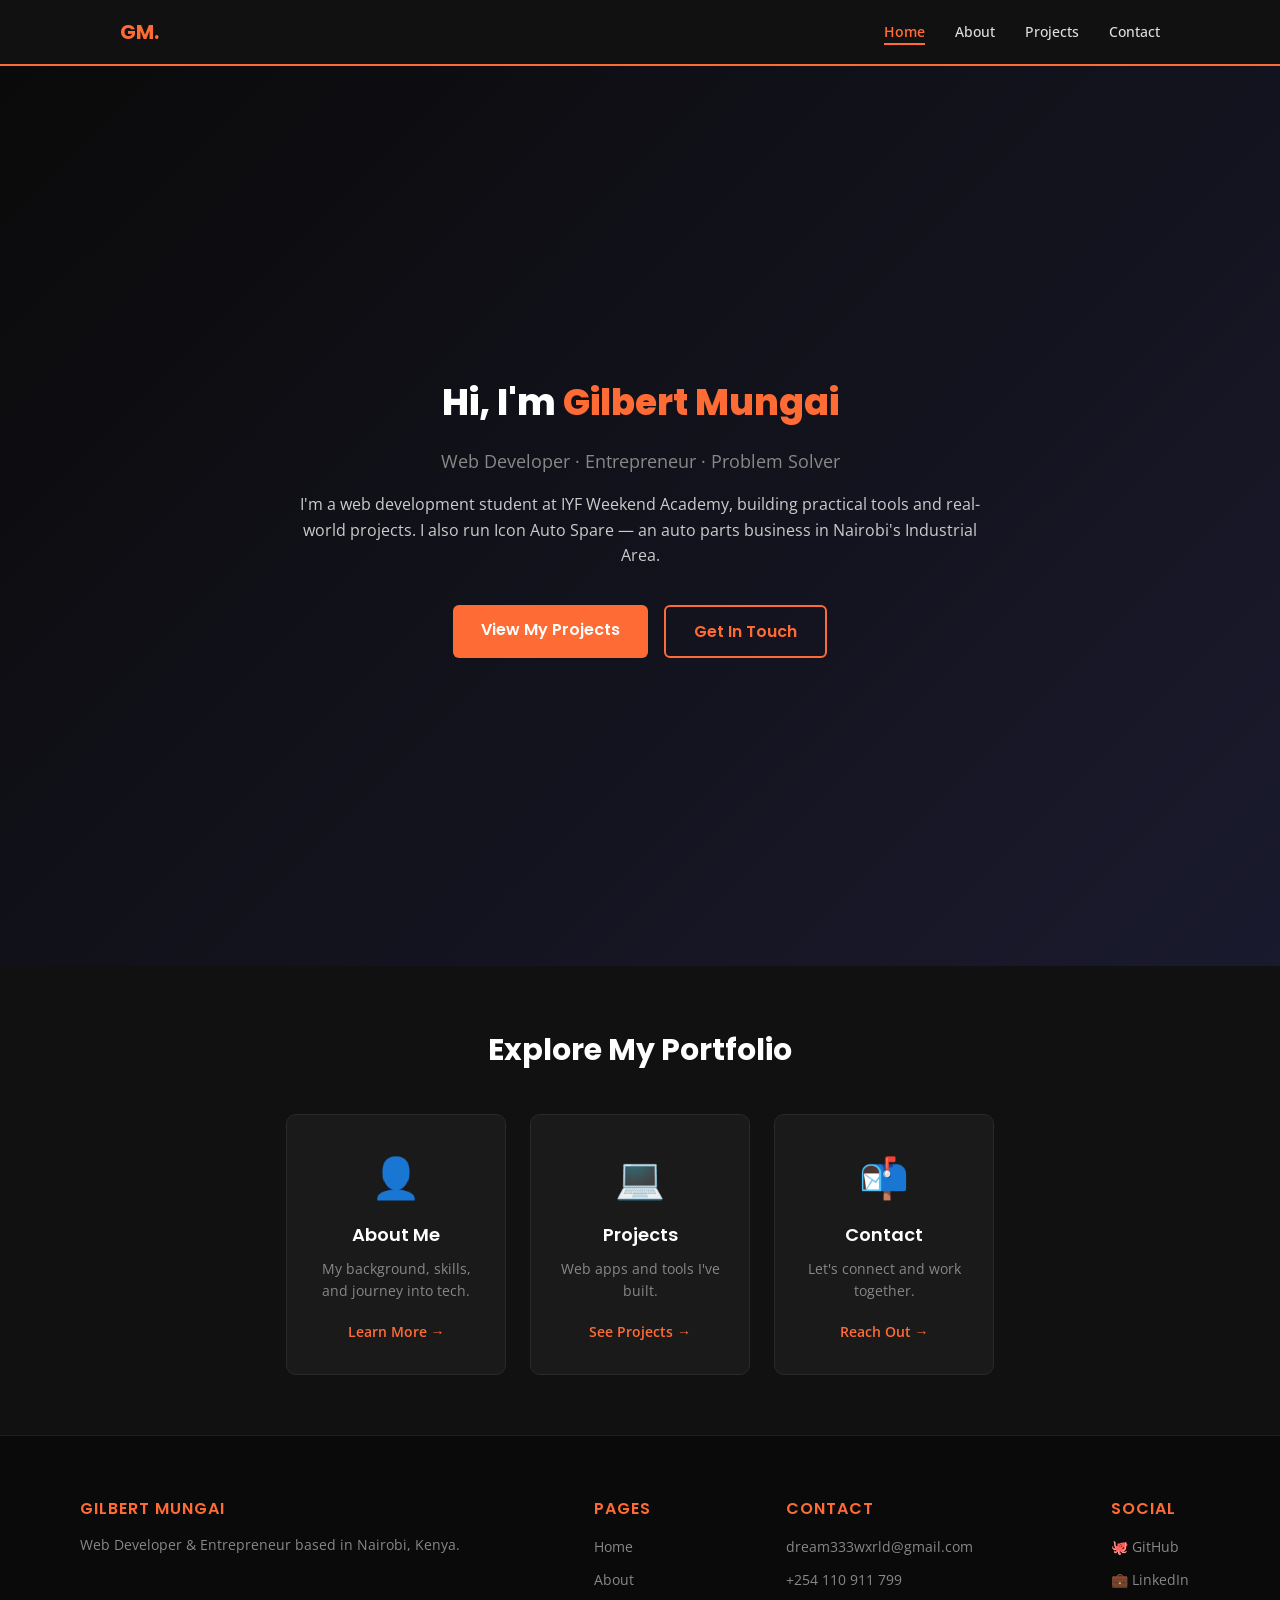
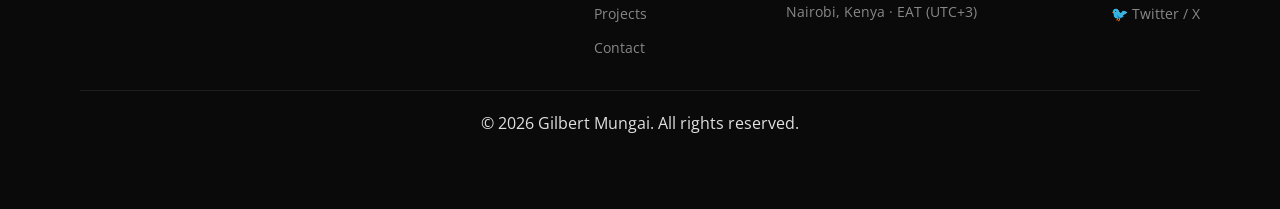
<file: index.html>
<!DOCTYPE html>
<html lang="en">
<head>
    <meta charset="UTF-8">
    <meta name="viewport" content="width=device-width, initial-scale=1.0">
    <title>Gilbert Mungai - Portfolio</title>
    <link rel="stylesheet" href="styles.css">
    <style>
        /* HERO */
        .hero {
            min-height: 100vh;
            display: flex;
            align-items: center;
            justify-content: center;
            text-align: center;
            background: linear-gradient(135deg, #0a0a0a 0%, #1a1a2e 100%);
            padding: 40px 20px;
        }

        .hero-content {
            max-width: 700px;
        }

        .hero-content h1 {
            color: #fff;
        }

        .hero-content h1 span {
            color: var(--color-primary);
        }

        .hero-content p.tagline {
            font-size: var(--font-lg);
            color: var(--color-muted);
            margin-bottom: 16px;
        }

        .hero-content p.intro {
            color: #ccc;
            margin-bottom: 36px;
        }

        .btn-group {
            display: flex;
            gap: 16px;
            justify-content: center;
            flex-wrap: wrap;
        }

        /* CARDS SECTION */
        .section {
            padding: 60px 40px;
            background-color: #111;
            text-align: center;
        }

        .section h2 {
            color: #fff;
            margin-bottom: 40px;
        }

        .card-row {
            display: flex;
            justify-content: center;
            gap: 24px;
            flex-wrap: wrap;
        }

        .quick-card {
            background-color: #1a1a1a;
            border: 1px solid #2a2a2a;
            border-radius: 10px;
            padding: 30px 24px;
            width: 220px;
            text-align: center;
            transition: border-color 0.3s ease, transform 0.3s ease;
        }

        .quick-card:hover {
            border-color: var(--color-primary);
            transform: translateY(-4px);
        }

        .quick-card .icon {
            font-size: 2.5rem;
            margin-bottom: 12px;
        }

        .quick-card h3 {
            color: #fff;
            font-size: var(--font-lg);
            margin-bottom: 8px;
        }

        .quick-card p {
            font-size: var(--font-sm);
            color: var(--color-muted);
            margin-bottom: 16px;
        }

        .quick-card a {
            font-size: var(--font-sm);
            font-weight: 600;
        }

        @media (max-width: 767px) {
            .section { padding: 40px 20px; }
            .hero-content h1 { font-size: var(--font-3xl); }
        }
    </style>
</head>
<body>

    <nav>
        <div class="logo">GM.</div>
        <button class="hamburger" onclick="this.nextElementSibling.classList.toggle('open')">
            <span></span><span></span><span></span>
        </button>
        <ul>
            <li><a href="index.html" class="active">Home</a></li>
            <li><a href="about.html">About</a></li>
            <li><a href="projects.html">Projects</a></li>
            <li><a href="contact.html">Contact</a></li>
        </ul>
    </nav>

    <section class="hero">
        <div class="hero-content">
            <h1>Hi, I'm <span>Gilbert Mungai</span></h1>
            <p class="tagline">Web Developer · Entrepreneur · Problem Solver</p>
            <p class="intro">
                I'm a web development student at IYF Weekend Academy, building practical tools
                and real-world projects. I also run Icon Auto Spare — an auto parts business
                in Nairobi's Industrial Area.
            </p>
            <div class="btn-group">
                <a href="projects.html" class="btn btn-primary">View My Projects</a>
                <a href="contact.html" class="btn btn-outline">Get In Touch</a>
            </div>
        </div>
    </section>

    <section class="section">
        <h2>Explore My Portfolio</h2>
        <div class="card-row">
            <div class="quick-card">
                <div class="icon">👤</div>
                <h3>About Me</h3>
                <p>My background, skills, and journey into tech.</p>
                <a href="about.html">Learn More →</a>
            </div>
            <div class="quick-card">
                <div class="icon">💻</div>
                <h3>Projects</h3>
                <p>Web apps and tools I've built.</p>
                <a href="projects.html">See Projects →</a>
            </div>
            <div class="quick-card">
                <div class="icon">📬</div>
                <h3>Contact</h3>
                <p>Let's connect and work together.</p>
                <a href="contact.html">Reach Out →</a>
            </div>
        </div>
    </section>

    <footer>
        <div class="footer-grid">
            <div class="footer-col">
                <h3>Gilbert Mungai</h3>
                <p>Web Developer & Entrepreneur based in Nairobi, Kenya.</p>
            </div>
            <div class="footer-col">
                <h3>Pages</h3>
                <ul>
                    <li><a href="index.html">Home</a></li>
                    <li><a href="about.html">About</a></li>
                    <li><a href="projects.html">Projects</a></li>
                    <li><a href="contact.html">Contact</a></li>
                </ul>
            </div>
            <div class="footer-col">
                <h3>Contact</h3>
                <ul>
                    <li><a href="mailto:dream333wxrld@gmail.com">dream333wxrld@gmail.com</a></li>
                    <li><a href="tel:+254110911799">+254 110 911 799</a></li>
                    <li><p>Nairobi, Kenya · EAT (UTC+3)</p></li>
                </ul>
            </div>
            <div class="footer-col">
                <h3>Social</h3>
                <ul>
                    <li><a href="https://github.com/dream333wxrld-juice" target="_blank">🐙 GitHub</a></li>
                    <li><a href="https://linkedin.com/in/gilbertmungai" target="_blank">💼 LinkedIn</a></li>
                    <li><a href="https://twitter.com/dream333wxrld" target="_blank">🐦 Twitter / X</a></li>
                </ul>
            </div>
        </div>
        <div class="footer-bottom">
            <p>&copy; 2026 Gilbert Mungai. All rights reserved.</p>
        </div>
    </footer>

</body>
</html>
</file>
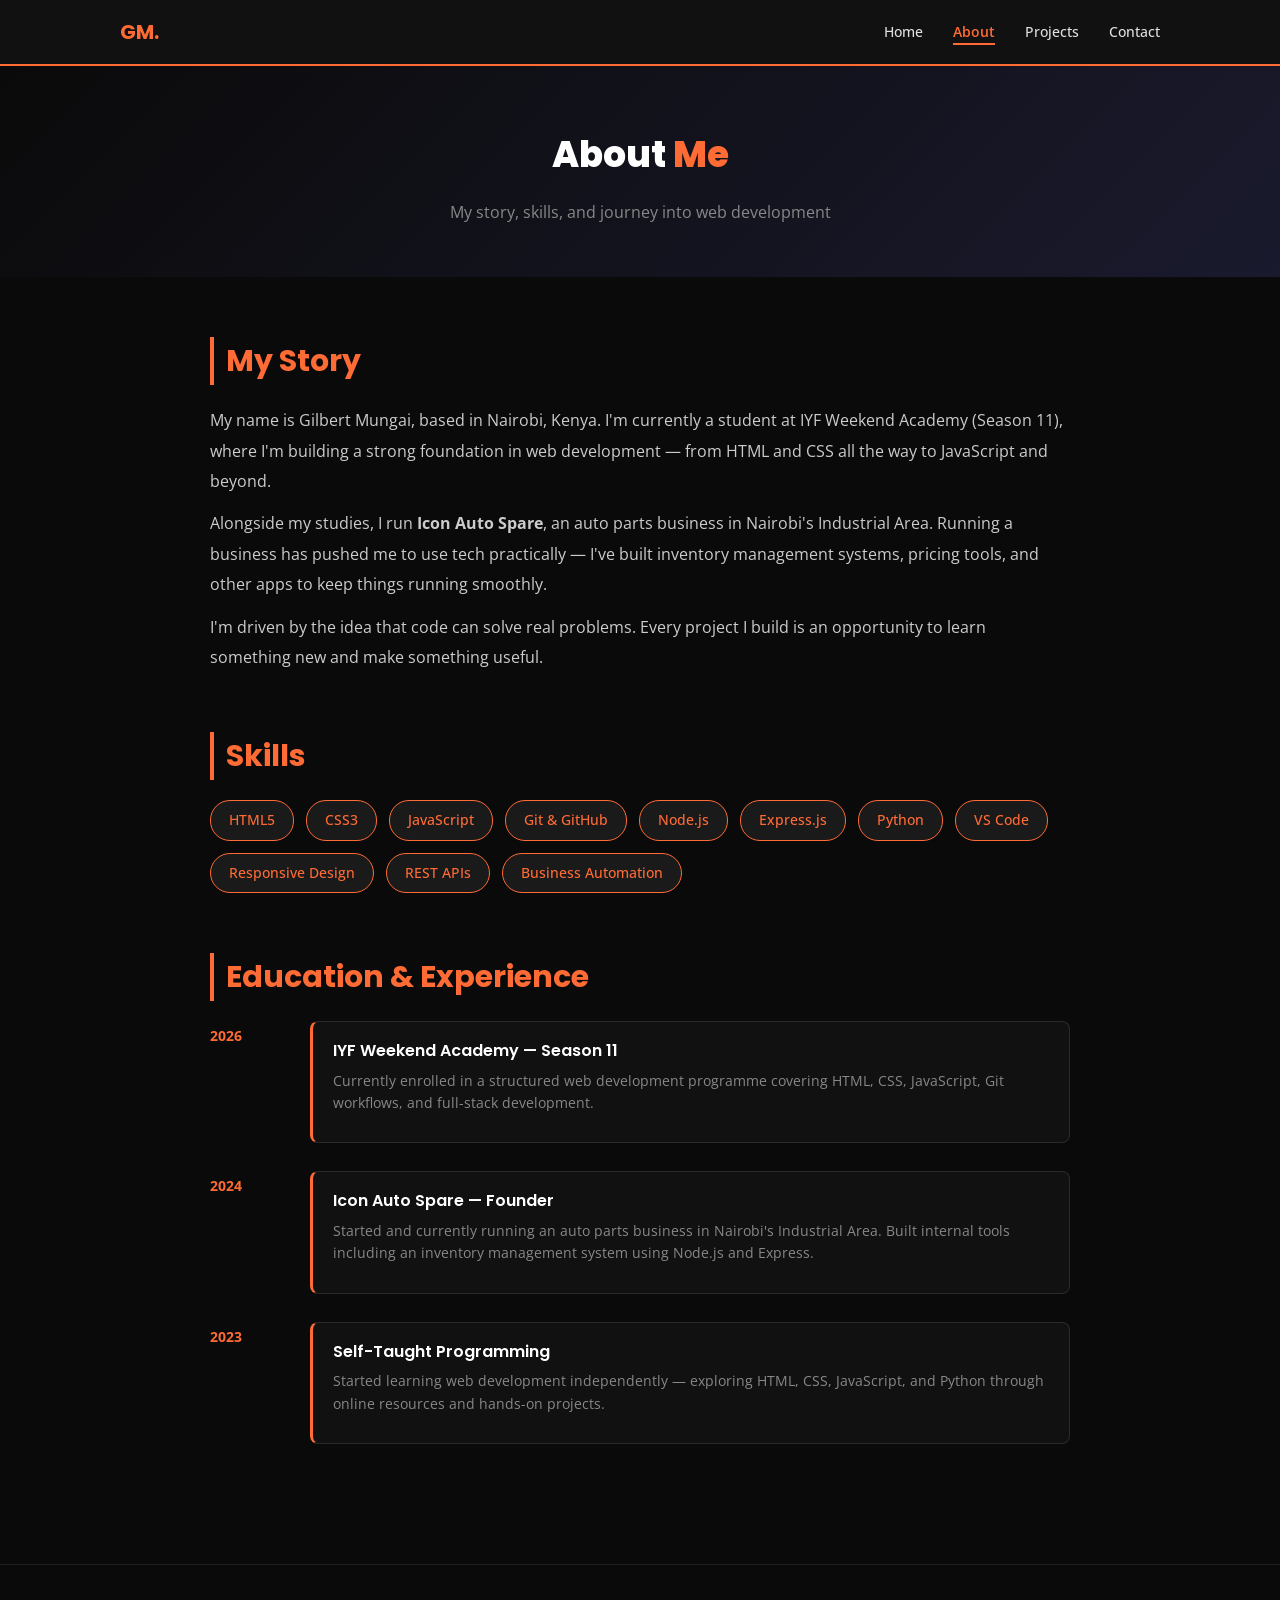
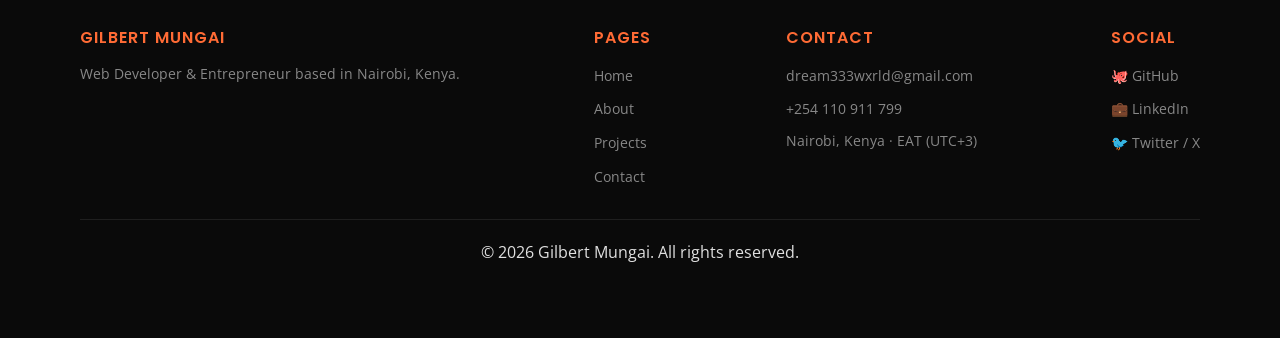
<file: about.html>
<!DOCTYPE html>
<html lang="en">
<head>
    <meta charset="UTF-8">
    <meta name="viewport" content="width=device-width, initial-scale=1.0">
    <title>About - Gilbert Mungai</title>
    <link rel="stylesheet" href="styles.css">
    <style>
        .page-header {
            padding: 60px 40px 40px;
            text-align: center;
            background: linear-gradient(135deg, #0a0a0a 0%, #1a1a2e 100%);
        }

        .page-header h1 {
            color: #fff;
        }

        .page-header h1 span {
            color: var(--color-primary);
        }

        .page-header p {
            color: var(--color-muted);
        }

        main {
            max-width: 900px;
            margin: 0 auto;
            padding: 60px 20px;
        }

        section {
            margin-bottom: 60px;
        }

        section h2 {
            color: var(--color-primary);
            border-left: 4px solid var(--color-primary);
            padding-left: 12px;
            margin-bottom: 20px;
        }

        section p {
            color: #ccc;
            line-height: 1.9;
        }

        /* SKILLS */
        .skills-grid {
            display: flex;
            flex-wrap: wrap;
            gap: 12px;
        }

        .skill-tag {
            background-color: #1a1a1a;
            border: 1px solid var(--color-primary);
            color: var(--color-primary);
            padding: 8px 18px;
            border-radius: 20px;
            font-size: var(--font-sm);
            font-weight: 500;
        }

        /* TIMELINE */
        .timeline-item {
            display: flex;
            gap: 20px;
            margin-bottom: 28px;
        }

        .timeline-year {
            min-width: 80px;
            font-size: var(--font-sm);
            color: var(--color-primary);
            font-weight: 700;
            padding-top: 4px;
        }

        .timeline-content {
            background-color: #111;
            border: 1px solid #2a2a2a;
            border-left: 3px solid var(--color-primary);
            border-radius: 8px;
            padding: 16px 20px;
            flex: 1;
        }

        .timeline-content h3 {
            color: #fff;
            font-size: var(--font-base);
            margin-bottom: 6px;
        }

        .timeline-content p {
            font-size: var(--font-sm);
            color: var(--color-muted);
            line-height: 1.6;
        }

        @media (max-width: 767px) {
            .page-header {
                padding: 40px 20px 30px;
            }

            .timeline-item {
                flex-direction: column;
                gap: 6px;
            }

            .timeline-year {
                min-width: unset;
            }
        }
    </style>
</head>
<body>

    <nav>
        <div class="logo">GM.</div>
        <button class="hamburger" onclick="this.nextElementSibling.classList.toggle('open')">
            <span></span><span></span><span></span>
        </button>
        <ul>
            <li><a href="index.html">Home</a></li>
            <li><a href="about.html" class="active">About</a></li>
            <li><a href="projects.html">Projects</a></li>
            <li><a href="contact.html">Contact</a></li>
        </ul>
    </nav>

    <div class="page-header">
        <h1>About <span>Me</span></h1>
        <p>My story, skills, and journey into web development</p>
    </div>

    <main>

        <section>
            <h2>My Story</h2>
            <p>
                My name is Gilbert Mungai, based in Nairobi, Kenya. I'm currently a student at
                IYF Weekend Academy (Season 11), where I'm building a strong foundation in web
                development — from HTML and CSS all the way to JavaScript and beyond.
            </p>
            <p>
                Alongside my studies, I run <strong>Icon Auto Spare</strong>, an auto parts
                business in Nairobi's Industrial Area. Running a business has pushed me to use
                tech practically — I've built inventory management systems, pricing tools, and
                other apps to keep things running smoothly.
            </p>
            <p>
                I'm driven by the idea that code can solve real problems. Every project I build
                is an opportunity to learn something new and make something useful.
            </p>
        </section>

        <section>
            <h2>Skills</h2>
            <div class="skills-grid">
                <span class="skill-tag">HTML5</span>
                <span class="skill-tag">CSS3</span>
                <span class="skill-tag">JavaScript</span>
                <span class="skill-tag">Git & GitHub</span>
                <span class="skill-tag">Node.js</span>
                <span class="skill-tag">Express.js</span>
                <span class="skill-tag">Python</span>
                <span class="skill-tag">VS Code</span>
                <span class="skill-tag">Responsive Design</span>
                <span class="skill-tag">REST APIs</span>
                <span class="skill-tag">Business Automation</span>
            </div>
        </section>

        <section>
            <h2>Education & Experience</h2>

            <div class="timeline-item">
                <div class="timeline-year">2026</div>
                <div class="timeline-content">
                    <h3>IYF Weekend Academy — Season 11</h3>
                    <p>Currently enrolled in a structured web development programme covering HTML, CSS, JavaScript, Git workflows, and full-stack development.</p>
                </div>
            </div>

            <div class="timeline-item">
                <div class="timeline-year">2024</div>
                <div class="timeline-content">
                    <h3>Icon Auto Spare — Founder</h3>
                    <p>Started and currently running an auto parts business in Nairobi's Industrial Area. Built internal tools including an inventory management system using Node.js and Express.</p>
                </div>
            </div>

            <div class="timeline-item">
                <div class="timeline-year">2023</div>
                <div class="timeline-content">
                    <h3>Self-Taught Programming</h3>
                    <p>Started learning web development independently — exploring HTML, CSS, JavaScript, and Python through online resources and hands-on projects.</p>
                </div>
            </div>

        </section>

    </main>

    <footer>
        <div class="footer-grid">
            <div class="footer-col">
                <h3>Gilbert Mungai</h3>
                <p>Web Developer & Entrepreneur based in Nairobi, Kenya.</p>
            </div>
            <div class="footer-col">
                <h3>Pages</h3>
                <ul>
                    <li><a href="index.html">Home</a></li>
                    <li><a href="about.html">About</a></li>
                    <li><a href="projects.html">Projects</a></li>
                    <li><a href="contact.html">Contact</a></li>
                </ul>
            </div>
            <div class="footer-col">
                <h3>Contact</h3>
                <ul>
                    <li><a href="mailto:dream333wxrld@gmail.com">dream333wxrld@gmail.com</a></li>
                    <li><a href="tel:+254110911799">+254 110 911 799</a></li>
                    <li><p>Nairobi, Kenya · EAT (UTC+3)</p></li>
                </ul>
            </div>
            <div class="footer-col">
                <h3>Social</h3>
                <ul>
                    <li><a href="https://github.com/dream333wxrld-juice" target="_blank">🐙 GitHub</a></li>
                    <li><a href="https://linkedin.com/in/gilbertmungai" target="_blank">💼 LinkedIn</a></li>
                    <li><a href="https://twitter.com/dream333wxrld" target="_blank">🐦 Twitter / X</a></li>
                </ul>
            </div>
        </div>
        <div class="footer-bottom">
            <p>&copy; 2026 Gilbert Mungai. All rights reserved.</p>
        </div>
    </footer>

</body>
</html>
</file>
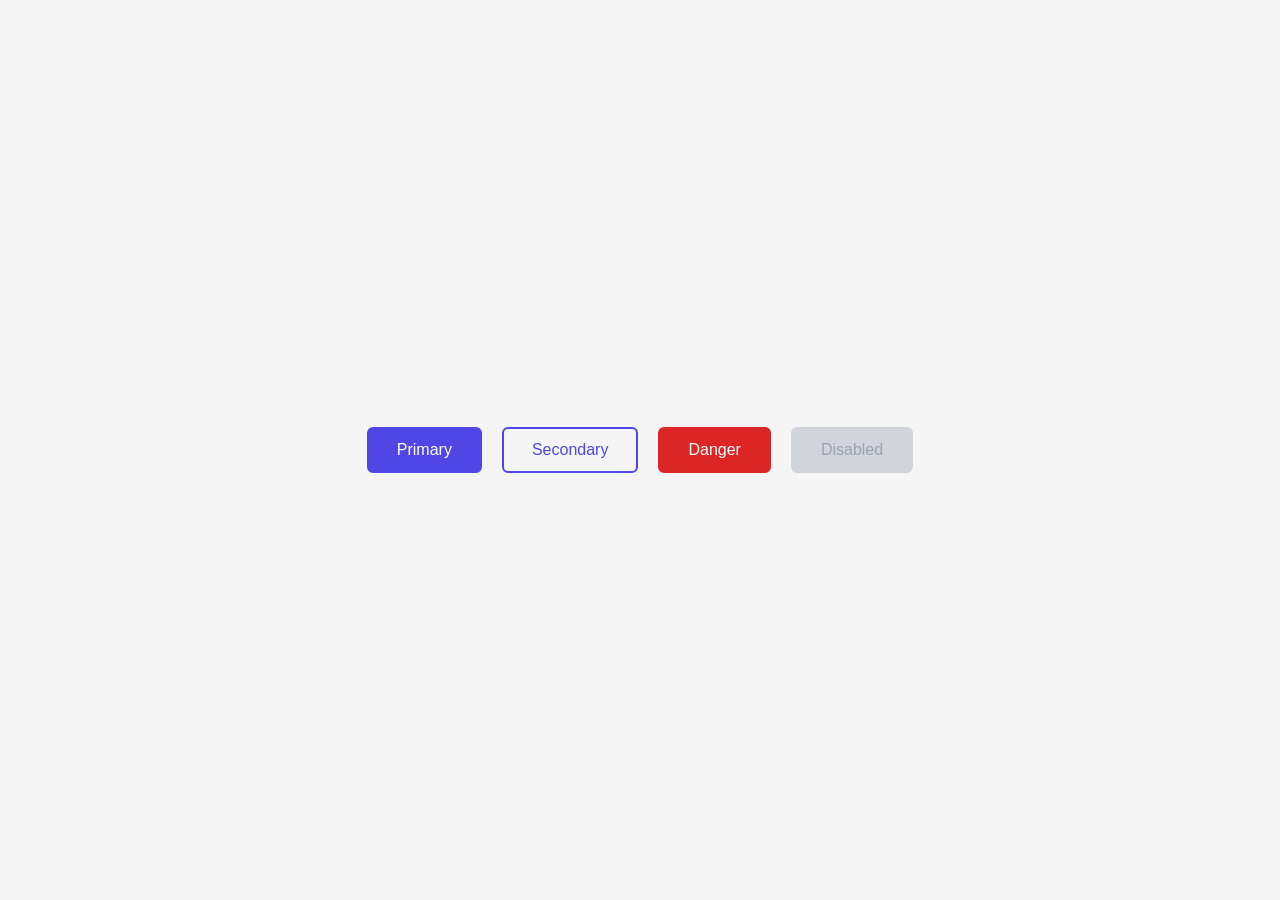
<file: buttons.html>
<!DOCTYPE html>
<html lang="en">
<head>
    <meta charset="UTF-8">
    <meta name="viewport" content="width=device-width, initial-scale=1.0">
    <title>Day 1 - Button Styles</title>
    <style>
        * {
            margin: 0;
            padding: 0;
            box-sizing: border-box;
        }

        body {
            font-family: sans-serif;
            background-color: #f5f5f5;
            display: flex;
            justify-content: center;
            align-items: center;
            min-height: 100vh;
            gap: 20px;
            flex-wrap: wrap;
        }

        /* Base button */
        .button {
            padding: 12px 28px;
            font-size: 16px;
            border-radius: 6px;
            cursor: pointer;
            border: 2px solid transparent;
            transition: all 0.3s ease;
        }

        /* Primary */
        .button-primary {
            background-color: #4f46e5;
            color: #ffffff;
            border-color: #4f46e5;
        }

        .button-primary:hover {
            background-color: #4338ca;
            border-color: #4338ca;
        }

        /* Secondary */
        .button-secondary {
            background-color: transparent;
            color: #4f46e5;
            border-color: #4f46e5;
        }

        .button-secondary:hover {
            background-color: #4f46e5;
            color: #ffffff;
        }

        /* Danger */
        .button-danger {
            background-color: #dc2626;
            color: #ffffff;
            border-color: #dc2626;
        }

        .button-danger:hover {
            background-color: #b91c1c;
            border-color: #b91c1c;
        }

        /* Disabled */
        .button-disabled {
            background-color: #d1d5db;
            color: #9ca3af;
            border-color: #d1d5db;
            cursor: not-allowed;
        }

        .button-disabled:hover {
            background-color: #d1d5db;
            color: #9ca3af;
        }
    </style>
</head>
<body>

    <button class="button button-primary">Primary</button>
    <button class="button button-secondary">Secondary</button>
    <button class="button button-danger">Danger</button>
    <button class="button button-disabled" disabled>Disabled</button>

</body>
</html>
</file>
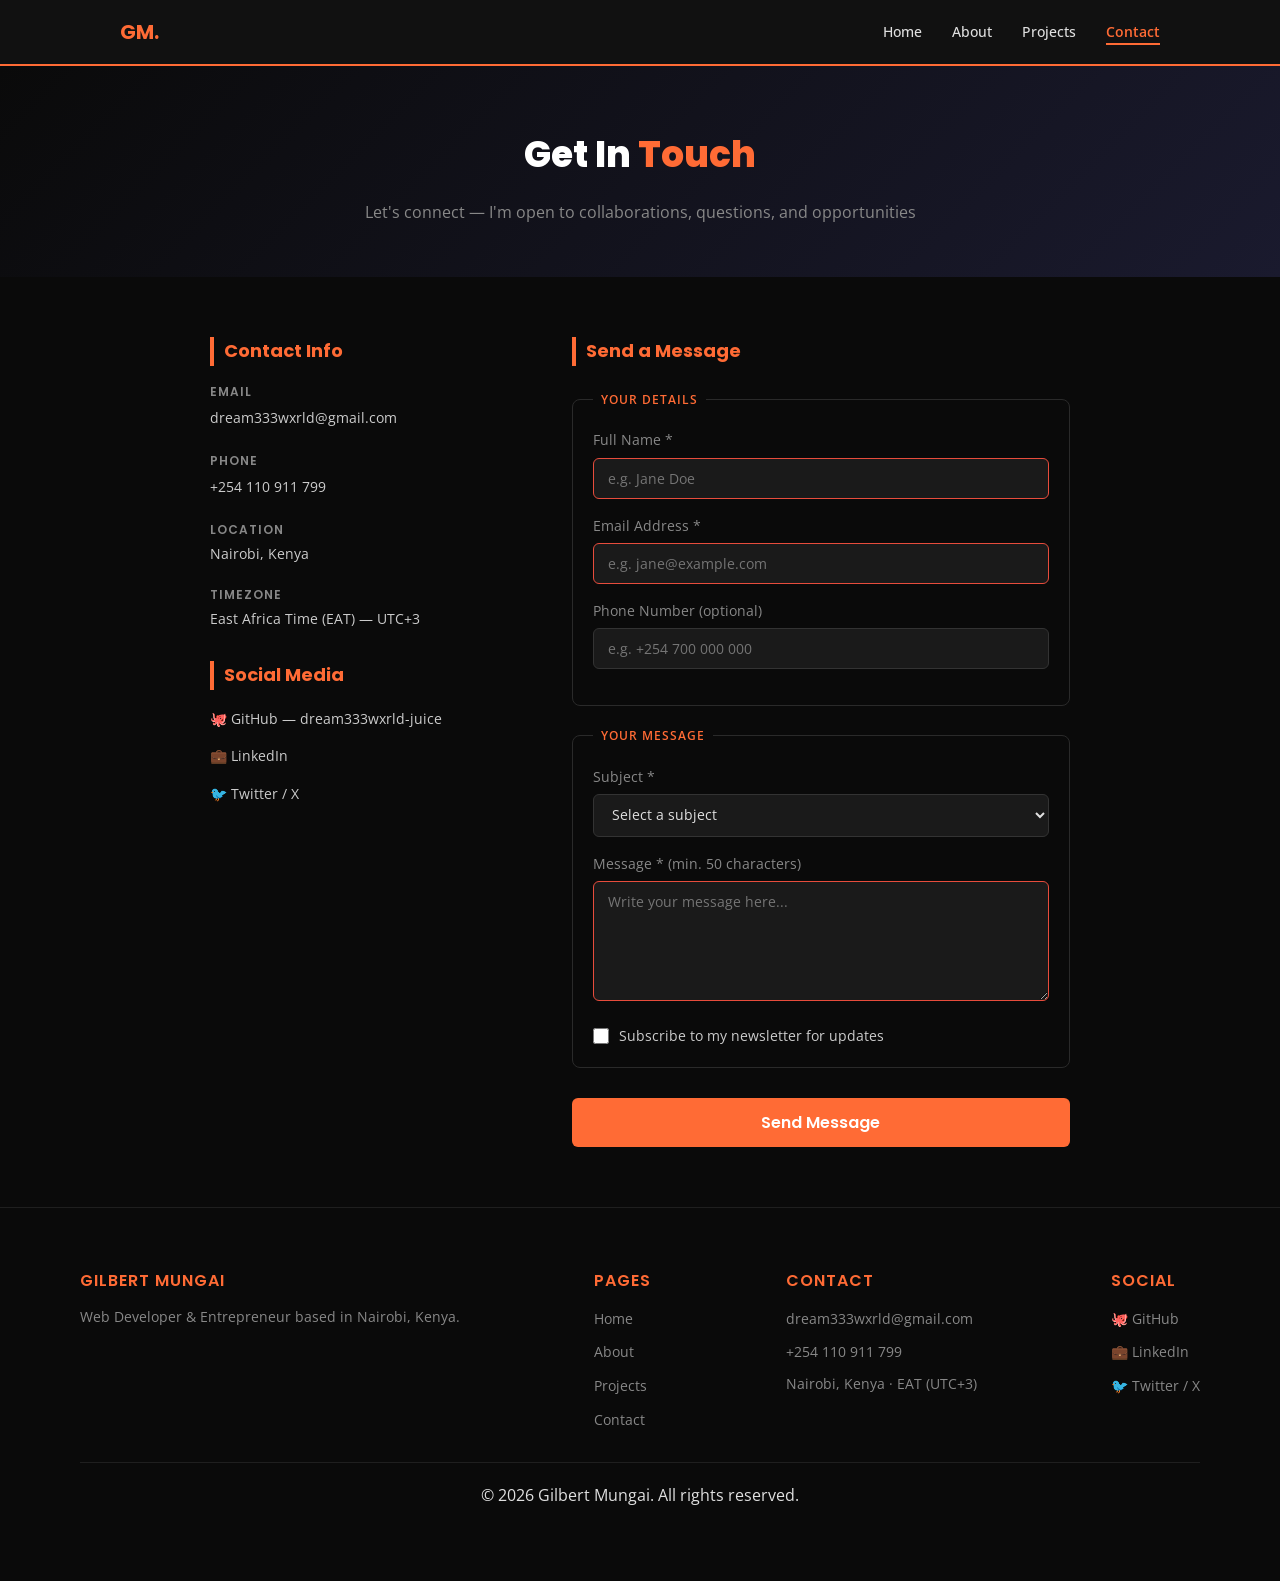
<file: contact.html>
<!DOCTYPE html>
<html lang="en">
<head>
    <meta charset="UTF-8">
    <meta name="viewport" content="width=device-width, initial-scale=1.0">
    <title>Contact - Gilbert Mungai</title>
    <link rel="stylesheet" href="styles.css">
    <style>
        .page-header {
            padding: 60px 40px 40px;
            text-align: center;
            background: linear-gradient(135deg, #0a0a0a 0%, #1a1a2e 100%);
        }

        .page-header h1 {
            color: #fff;
        }

        .page-header h1 span {
            color: var(--color-primary);
        }

        .page-header p {
            color: var(--color-muted);
        }

        main {
            max-width: 900px;
            margin: 0 auto;
            padding: 60px 20px;
            display: grid;
            grid-template-columns: 1fr;
            gap: 50px;
        }

        /* Desktop: sidebar + form */
        @media (min-width: 768px) {
            main {
                grid-template-columns: 1fr 1.6fr;
            }
        }

        /* LEFT INFO */
        .contact-info h2,
        .social-links h2 {
            color: var(--color-primary);
            border-left: 4px solid var(--color-primary);
            padding-left: 10px;
            font-size: var(--font-lg);
            margin-bottom: 16px;
        }

        .info-item {
            margin-bottom: 20px;
        }

        .info-item h3 {
            font-size: var(--font-xs);
            color: var(--color-muted);
            text-transform: uppercase;
            letter-spacing: 1px;
            margin-bottom: 4px;
        }

        .info-item p,
        .info-item a {
            font-size: var(--font-sm);
            color: #ccc;
        }

        .info-item a:hover {
            color: var(--color-primary);
        }

        .social-links {
            margin-top: 30px;
        }

        .social-links ul {
            list-style: none;
            display: flex;
            flex-direction: column;
            gap: 12px;
        }

        .social-links ul li a {
            font-size: var(--font-sm);
            color: #ccc;
        }

        .social-links ul li a:hover {
            color: var(--color-primary);
        }

        /* FORM */
        .contact-form h2 {
            color: var(--color-primary);
            border-left: 4px solid var(--color-primary);
            padding-left: 10px;
            font-size: var(--font-lg);
            margin-bottom: 24px;
        }

        fieldset {
            border: 1px solid #2a2a2a;
            border-radius: 8px;
            padding: 20px;
            margin-bottom: 20px;
        }

        legend {
            color: var(--color-primary);
            font-size: var(--font-xs);
            font-weight: 600;
            padding: 0 8px;
            text-transform: uppercase;
            letter-spacing: 1px;
        }

        .form-group {
            margin-bottom: 16px;
        }

        label {
            display: block;
            font-size: var(--font-sm);
            color: var(--color-muted);
            margin-bottom: 6px;
        }

        input[type="text"],
        input[type="email"],
        input[type="tel"],
        select,
        textarea {
            width: 100%;
            background-color: #1a1a1a;
            border: 1px solid #333;
            border-radius: 6px;
            padding: 10px 14px;
            color: var(--color-text);
            font-size: var(--font-sm);
            font-family: 'Open Sans', sans-serif;
            transition: border-color 0.3s ease;
        }

        input:focus,
        select:focus,
        textarea:focus {
            outline: none;
            border-color: var(--color-primary);
        }

        input:invalid,
        textarea:invalid {
            border-color: #e74c3c;
        }

        textarea {
            resize: vertical;
            min-height: 120px;
        }

        select option {
            background-color: #1a1a1a;
        }

        .checkbox-group {
            display: flex;
            align-items: center;
            gap: 10px;
            margin-top: 8px;
        }

        .checkbox-group input[type="checkbox"] {
            width: 16px;
            height: 16px;
            accent-color: var(--color-primary);
        }

        .checkbox-group label {
            margin: 0;
            font-size: var(--font-sm);
            color: #ccc;
        }

        button[type="submit"] {
            width: 100%;
            background-color: var(--color-primary);
            color: #fff;
            border: none;
            border-radius: 6px;
            padding: 12px;
            font-size: var(--font-base);
            font-weight: 600;
            font-family: 'Poppins', sans-serif;
            cursor: pointer;
            transition: all 0.3s ease;
            margin-top: 10px;
        }

        button[type="submit"]:hover {
            background-color: var(--color-primary-dark);
            transform: translateY(-2px);
            box-shadow: 0 4px 6px rgba(0, 0, 0, 0.2);
        }

        button[type="submit"]:focus {
            outline: 2px solid var(--color-primary);
            outline-offset: 2px;
        }

        @media (max-width: 767px) {
            .page-header {
                padding: 40px 20px 30px;
            }

            main {
                padding: 40px 20px;
            }
        }
    </style>
</head>
<body>

    <nav>
        <div class="logo">GM.</div>
        <button class="hamburger" onclick="this.nextElementSibling.classList.toggle('open')">
            <span></span><span></span><span></span>
        </button>
        <ul>
            <li><a href="index.html">Home</a></li>
            <li><a href="about.html">About</a></li>
            <li><a href="projects.html">Projects</a></li>
            <li><a href="contact.html" class="active">Contact</a></li>
        </ul>
    </nav>

    <div class="page-header">
        <h1>Get In <span>Touch</span></h1>
        <p>Let's connect — I'm open to collaborations, questions, and opportunities</p>
    </div>

    <main>

        <aside>
            <div class="contact-info">
                <h2>Contact Info</h2>
                <div class="info-item">
                    <h3>Email</h3>
                    <a href="mailto:dream333wxrld@gmail.com">dream333wxrld@gmail.com</a>
                </div>
                <div class="info-item">
                    <h3>Phone</h3>
                    <a href="tel:+254110911799">+254 110 911 799</a>
                </div>
                <div class="info-item">
                    <h3>Location</h3>
                    <p>Nairobi, Kenya</p>
                </div>
                <div class="info-item">
                    <h3>Timezone</h3>
                    <p>East Africa Time (EAT) — UTC+3</p>
                </div>
            </div>

            <div class="social-links">
                <h2>Social Media</h2>
                <ul>
                    <li><a href="https://github.com/dream333wxrld-juice" target="_blank">🐙 GitHub — dream333wxrld-juice</a></li>
                    <li><a href="#">💼 LinkedIn</a></li>
                    <li><a href="#">🐦 Twitter / X</a></li>
                </ul>
            </div>
        </aside>

        <section class="contact-form">
            <h2>Send a Message</h2>

            <fieldset>
                <legend>Your Details</legend>

                <div class="form-group">
                    <label for="fullname">Full Name *</label>
                    <input
                        type="text"
                        id="fullname"
                        name="fullname"
                        placeholder="e.g. Jane Doe"
                        required
                    >
                </div>

                <div class="form-group">
                    <label for="email">Email Address *</label>
                    <input
                        type="email"
                        id="email"
                        name="email"
                        placeholder="e.g. jane@example.com"
                        required
                    >
                </div>

                <div class="form-group">
                    <label for="phone">Phone Number (optional)</label>
                    <input
                        type="tel"
                        id="phone"
                        name="phone"
                        placeholder="e.g. +254 700 000 000"
                    >
                </div>
            </fieldset>

            <fieldset>
                <legend>Your Message</legend>

                <div class="form-group">
                    <label for="subject">Subject *</label>
                    <select id="subject" name="subject" required>
                        <option value="" disabled selected>Select a subject</option>
                        <option value="collaboration">Collaboration / Project</option>
                        <option value="freelance">Freelance Work</option>
                        <option value="general">General Enquiry</option>
                    </select>
                </div>

                <div class="form-group">
                    <label for="message">Message * (min. 50 characters)</label>
                    <textarea
                        id="message"
                        name="message"
                        placeholder="Write your message here..."
                        required
                        minlength="50"
                    ></textarea>
                </div>

                <div class="checkbox-group">
                    <input type="checkbox" id="newsletter" name="newsletter">
                    <label for="newsletter">Subscribe to my newsletter for updates</label>
                </div>
            </fieldset>

            <button type="submit">Send Message</button>
        </section>

    </main>

    <footer>
        <div class="footer-grid">
            <div class="footer-col">
                <h3>Gilbert Mungai</h3>
                <p>Web Developer & Entrepreneur based in Nairobi, Kenya.</p>
            </div>
            <div class="footer-col">
                <h3>Pages</h3>
                <ul>
                    <li><a href="index.html">Home</a></li>
                    <li><a href="about.html">About</a></li>
                    <li><a href="projects.html">Projects</a></li>
                    <li><a href="contact.html">Contact</a></li>
                </ul>
            </div>
            <div class="footer-col">
                <h3>Contact</h3>
                <ul>
                    <li><a href="mailto:dream333wxrld@gmail.com">dream333wxrld@gmail.com</a></li>
                    <li><a href="tel:+254110911799">+254 110 911 799</a></li>
                    <li><p>Nairobi, Kenya · EAT (UTC+3)</p></li>
                </ul>
            </div>
            <div class="footer-col">
                <h3>Social</h3>
                <ul>
                    <li><a href="https://github.com/dream333wxrld-juice" target="_blank">🐙 GitHub</a></li>
                    <li><a href="#">💼 LinkedIn</a></li>
                    <li><a href="#">🐦 Twitter / X</a></li>
                </ul>
            </div>
        </div>
        <div class="footer-bottom">
            <p>&copy; 2026 Gilbert Mungai. All rights reserved.</p>
        </div>
    </footer>

</body>
</html>
</file>
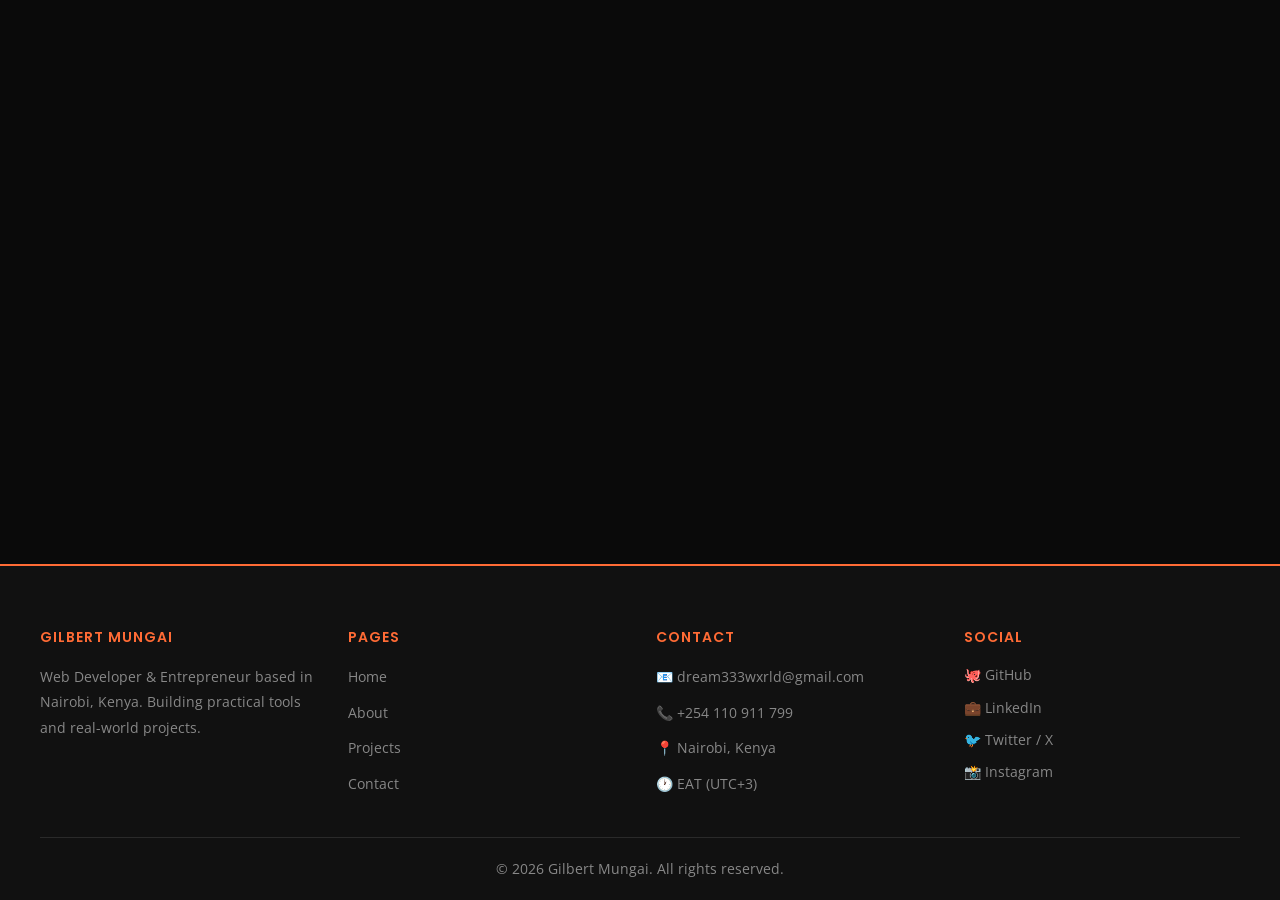
<file: footer.html>
<!DOCTYPE html>
<html lang="en">
<head>
    <meta charset="UTF-8">
    <meta name="viewport" content="width=device-width, initial-scale=1.0">
    <title>Day 5: Footer Design</title>
    <link rel="stylesheet" href="styles.css">
    <style>
        body {
            min-height: 100vh;
            display: flex;
            flex-direction: column;
            justify-content: flex-end;
        }

        footer {
            background-color: #111;
            border-top: 2px solid var(--color-primary);
            padding: 60px 40px 0;
        }

        /* FOOTER GRID - mobile first: 1 column */
        .footer-grid {
            display: grid;
            grid-template-columns: 1fr;
            gap: 32px;
            margin-bottom: 40px;
        }

        /* Tablet - 2 columns */
        @media (min-width: 768px) {
            .footer-grid {
                grid-template-columns: repeat(2, 1fr);
            }
        }

        /* Desktop - 4 columns */
        @media (min-width: 1024px) {
            .footer-grid {
                grid-template-columns: repeat(4, 1fr);
            }
        }

        .footer-col h3 {
            font-family: 'Poppins', sans-serif;
            font-size: var(--font-sm);
            color: var(--color-primary);
            text-transform: uppercase;
            letter-spacing: 1px;
            margin-bottom: 16px;
        }

        .footer-col p {
            font-size: var(--font-sm);
            color: var(--color-muted);
            line-height: 1.8;
            margin-bottom: 0;
        }

        .footer-col ul {
            list-style: none;
            display: flex;
            flex-direction: column;
            gap: 10px;
        }

        .footer-col ul li a {
            font-size: var(--font-sm);
            color: var(--color-muted);
            transition: color 0.3s ease;
        }

        .footer-col ul li a:hover {
            color: var(--color-primary);
        }

        /* SOCIAL ICONS */
        .social-icons {
            display: flex;
            flex-direction: column;
            gap: 10px;
        }

        .social-icons a {
            font-size: var(--font-sm);
            color: var(--color-muted);
            display: flex;
            align-items: center;
            gap: 8px;
            transition: color 0.3s ease;
        }

        .social-icons a:hover {
            color: var(--color-primary);
        }

        /* COPYRIGHT ROW */
        .footer-bottom {
            border-top: 1px solid #2a2a2a;
            padding: 20px 0;
            text-align: center;
        }

        .footer-bottom p {
            font-size: var(--font-sm);
            color: var(--color-muted);
            margin: 0;
        }

        @media (max-width: 767px) {
            footer {
                padding: 40px 20px 0;
            }
        }
    </style>
</head>
<body>

    <footer>
        <div class="footer-grid">

            <div class="footer-col">
                <h3>Gilbert Mungai</h3>
                <p>Web Developer & Entrepreneur based in Nairobi, Kenya. Building practical tools and real-world projects.</p>
            </div>

            <div class="footer-col">
                <h3>Pages</h3>
                <ul>
                    <li><a href="index.html">Home</a></li>
                    <li><a href="about.html">About</a></li>
                    <li><a href="projects.html">Projects</a></li>
                    <li><a href="contact.html">Contact</a></li>
                </ul>
            </div>

            <div class="footer-col">
                <h3>Contact</h3>
                <ul>
                    <li><a href="mailto:dream333wxrld@gmail.com">📧 dream333wxrld@gmail.com</a></li>
                    <li><a href="tel:+254110911799">📞 +254 110 911 799</a></li>
                    <li><a href="#">📍 Nairobi, Kenya</a></li>
                    <li><a href="#">🕐 EAT (UTC+3)</a></li>
                </ul>
            </div>

            <div class="footer-col">
                <h3>Social</h3>
                <div class="social-icons">
                    <a href="https://github.com/dream333wxrld-juice" target="_blank">🐙 GitHub</a>
                    <a href="#">💼 LinkedIn</a>
                    <a href="#">🐦 Twitter / X</a>
                    <a href="#">📸 Instagram</a>
                </div>
            </div>

        </div>

        <div class="footer-bottom">
            <p>&copy; 2026 Gilbert Mungai. All rights reserved.</p>
        </div>
    </footer>

</body>
</html>
</file>
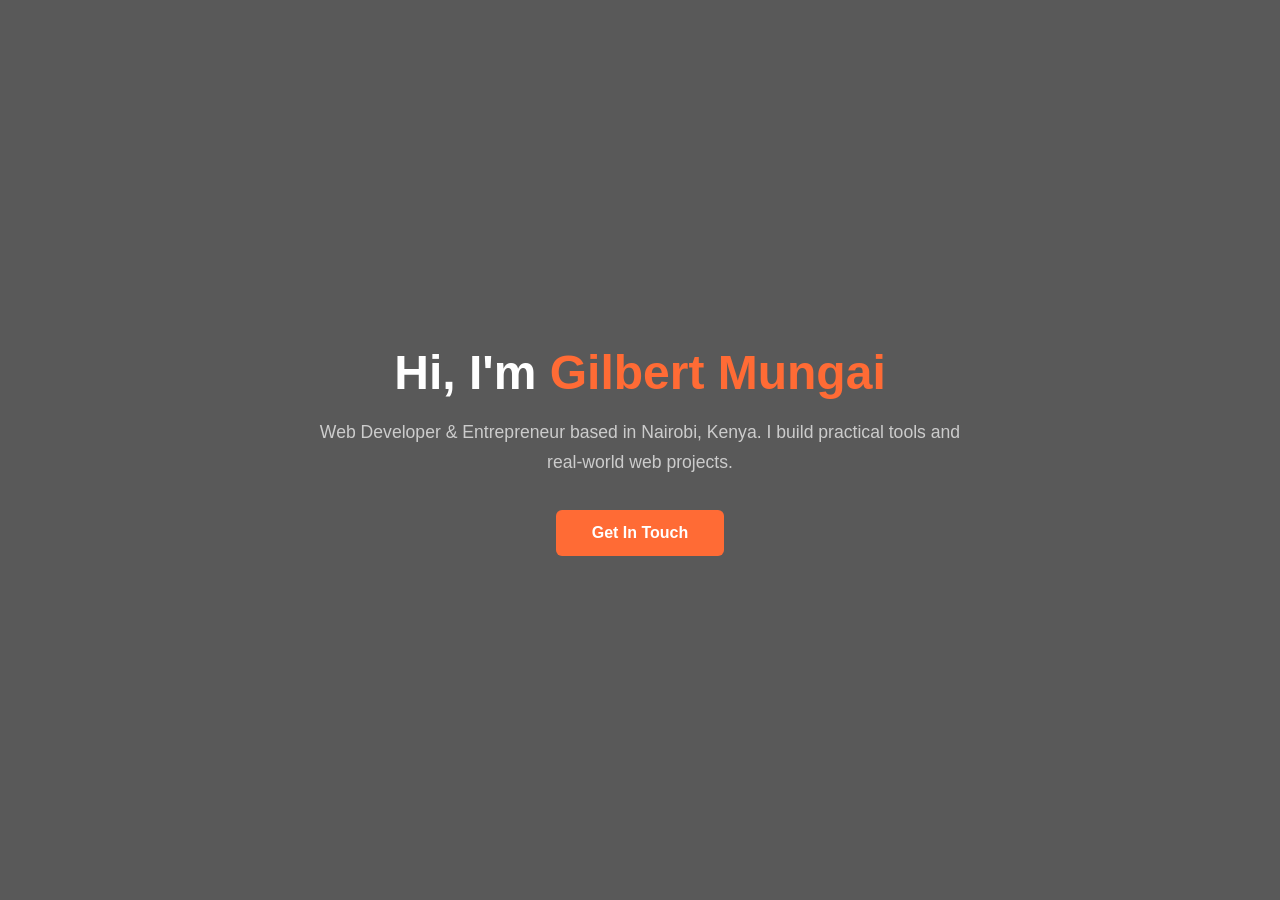
<file: hero.html>
<!DOCTYPE html>
<html lang="en">
<head>
    <meta charset="UTF-8">
    <meta name="viewport" content="width=device-width, initial-scale=1.0">
    <title>Day 3: Hero Section</title>
    <style>
        * {
            margin: 0;
            padding: 0;
            box-sizing: border-box;
        }

        body {
            font-family: 'Segoe UI', Tahoma, Geneva, Verdana, sans-serif;
        }

        .hero {
            min-height: 100vh;
            background-image: url('https://images.unsplash.com/photo-1498050108023-c5249f4df085?w=1600');
            background-size: cover;
            background-position: center;
            background-repeat: no-repeat;
            position: relative;
            display: flex;
            align-items: center;
            justify-content: center;
            text-align: center;
        }

        .hero::before {
            content: '';
            position: absolute;
            top: 0;
            left: 0;
            width: 100%;
            height: 100%;
            background-color: rgba(0, 0, 0, 0.65);
        }

        .hero-content {
            position: relative;
            z-index: 1;
            padding: 20px;
            max-width: 700px;
        }

        .hero-content h1 {
            font-size: 3rem;
            color: #ffffff;
            margin-bottom: 16px;
            line-height: 1.2;
        }

        .hero-content h1 span {
            color: #ff6b35;
        }

        .hero-content p {
            font-size: 1.1rem;
            color: #cccccc;
            margin-bottom: 32px;
            line-height: 1.7;
        }

        .hero-btn {
            display: inline-block;
            padding: 14px 36px;
            background-color: #ff6b35;
            color: #ffffff;
            text-decoration: none;
            font-size: 1rem;
            font-weight: 600;
            border-radius: 6px;
            transition: background-color 0.3s ease, transform 0.3s ease;
        }

        .hero-btn:hover {
            background-color: #e55a27;
            transform: translateY(-2px);
        }

        @media (max-width: 768px) {
            .hero-content h1 {
                font-size: 2rem;
            }

            .hero-content p {
                font-size: 1rem;
            }

            .hero-btn {
                padding: 12px 28px;
                font-size: 0.95rem;
            }
        }

        @media (max-width: 480px) {
            .hero-content h1 {
                font-size: 1.6rem;
            }

            .hero-content p {
                font-size: 0.9rem;
            }
        }
    </style>
</head>
<body>

    <section class="hero">
        <div class="hero-content">
            <h1>Hi, I'm <span>Gilbert Mungai</span></h1>
            <p>Web Developer & Entrepreneur based in Nairobi, Kenya. I build practical tools and real-world web projects.</p>
            <a href="#" class="hero-btn">Get In Touch</a>
        </div>
    </section>

</body>
</html>
</file>
<file: styles.css>
/* ==========================================
   STYLES.CSS - Week 2 CSS Mastery
   Gilbert Mungai - IYF S11
   ========================================== */

/* GOOGLE FONTS */
@import url('https://fonts.googleapis.com/css2?family=Poppins:wght@400;600;700;800&family=Open+Sans:wght@400;500;600&display=swap');

/* CSS RESET */
* {
    margin: 0;
    padding: 0;
    box-sizing: border-box;
}

/* ==========================================
   CSS CUSTOM PROPERTIES
   ========================================== */
:root {
    /* Font Scale */
    --font-xs:   0.75rem;    /* 12px */
    --font-sm:   0.875rem;   /* 14px */
    --font-base: 1rem;       /* 16px */
    --font-lg:   1.125rem;   /* 18px */
    --font-xl:   1.25rem;    /* 20px */
    --font-2xl:  1.5rem;     /* 24px */
    --font-3xl:  1.875rem;   /* 30px */
    --font-4xl:  2.25rem;    /* 36px */

    /* Color Scheme */
    --color-primary:       #ff6b35;
    --color-primary-light: #ff8c5a;
    --color-primary-dark:  #e55a27;
    --color-secondary:     #1a1a2e;
    --color-background:    #0a0a0a;
    --color-text:          #e0e0e0;
    --color-muted:         #888888;
}

/* ==========================================
   BASE TYPOGRAPHY
   ========================================== */
body {
    font-family: 'Open Sans', sans-serif;
    font-size: var(--font-base);
    line-height: 1.6;
    color: var(--color-text);
    background-color: var(--color-background);
}

h1, h2, h3, h4, h5, h6 {
    font-family: 'Poppins', sans-serif;
}

h1 { font-size: var(--font-4xl); font-weight: 800; margin-bottom: 16px; }
h2 { font-size: var(--font-3xl); font-weight: 700; margin-bottom: 14px; }
h3 { font-size: var(--font-2xl); font-weight: 600; margin-bottom: 12px; }
h4 { font-size: var(--font-xl);  font-weight: 600; margin-bottom: 10px; }
h5 { font-size: var(--font-lg);  font-weight: 600; margin-bottom: 8px;  }
h6 { font-size: var(--font-base);font-weight: 600; margin-bottom: 8px;  }

p {
    font-size: var(--font-base);
    margin-bottom: 12px;
    color: var(--color-text);
}

small {
    font-size: var(--font-sm);
    color: var(--color-muted);
}

/* ==========================================
   LINKS
   ========================================== */
a {
    color: var(--color-primary);
    text-decoration: none;
    transition: color 0.3s ease;
}

a:hover {
    color: var(--color-primary-light);
}

a:focus {
    outline: 2px solid var(--color-primary);
    outline-offset: 2px;
}

/* ==========================================
   BUTTONS
   ========================================== */
.btn {
    display: inline-block;
    padding: 12px 28px;
    border-radius: 6px;
    font-size: var(--font-base);
    font-weight: 600;
    font-family: 'Poppins', sans-serif;
    cursor: pointer;
    transition: all 0.3s ease;
    text-decoration: none;
    border: none;
}

.btn:focus {
    outline: 2px solid var(--color-primary);
    outline-offset: 2px;
}

.btn-primary {
    background-color: var(--color-primary);
    color: #fff;
}

.btn-primary:hover {
    background-color: var(--color-primary-dark);
    transform: translateY(-2px);
    box-shadow: 0 4px 6px rgba(0, 0, 0, 0.2);
    color: #fff;
}

.btn-outline {
    border: 2px solid var(--color-primary);
    color: var(--color-primary);
    background: transparent;
}

.btn-outline:hover {
    background-color: var(--color-primary);
    color: #fff;
    transform: translateY(-2px);
}

/* ==========================================
   NAVIGATION
   ========================================== */
nav {
    background-color: #111111;
    padding: 16px 40px;
    display: flex;
    justify-content: space-between;
    align-items: center;
    border-bottom: 2px solid var(--color-primary);
    position: sticky;
    top: 0;
    z-index: 100;
}

nav .logo {
    font-family: 'Poppins', sans-serif;
    font-size: var(--font-xl);
    font-weight: 700;
    color: var(--color-primary);
}

nav ul {
    list-style: none;
    display: flex;
    gap: 30px;
    align-items: center;
}

nav ul li a {
    color: var(--color-text);
    font-size: var(--font-sm);
    font-weight: 500;
    transition: color 0.3s ease;
}

nav ul li a:hover {
    color: var(--color-primary);
}

nav ul li a.active {
    color: var(--color-primary);
    font-weight: 600;
    border-bottom: 2px solid var(--color-primary);
    padding-bottom: 2px;
}

/* Hamburger - mobile only */
.hamburger {
    display: none;
    flex-direction: column;
    gap: 5px;
    cursor: pointer;
    background: none;
    border: none;
    padding: 4px;
}

.hamburger span {
    display: block;
    width: 24px;
    height: 2px;
    background-color: var(--color-text);
    transition: all 0.3s ease;
}

/* ==========================================
   CARDS
   ========================================== */
.card {
    background-color: #111111;
    border: 1px solid #2a2a2a;
    border-radius: 10px;
    overflow: hidden;
    transition: border-color 0.3s ease, transform 0.3s ease, box-shadow 0.3s ease;
}

.card:hover {
    border-color: var(--color-primary);
    transform: translateY(-4px);
    box-shadow: 0 10px 20px rgba(0, 0, 0, 0.3);
}

.card img {
    width: 100%;
    height: 180px;
    object-fit: cover;
    display: block;
}

.card-body {
    padding: 20px;
}

/* ==========================================
   IMAGES
   ========================================== */
img {
    max-width: 100%;
    height: auto;
    display: block;
}

/* ==========================================
   FOOTER
   ========================================== */
footer {
    background-color: #0a0a0a;
    border-top: 1px solid #1f1f1f;
    padding: 40px;
}

.footer-grid {
    display: flex;
    justify-content: space-between;
    gap: 30px;
    flex-wrap: wrap;
    margin-bottom: 30px;
}

.footer-col h3 {
    font-size: var(--font-base);
    color: var(--color-primary);
    margin-bottom: 12px;
    text-transform: uppercase;
    letter-spacing: 1px;
}

.footer-col ul {
    list-style: none;
    display: flex;
    flex-direction: column;
    gap: 8px;
}

.footer-col ul li a {
    color: var(--color-muted);
    font-size: var(--font-sm);
}

.footer-col ul li a:hover {
    color: var(--color-primary);
}

.footer-col p {
    color: var(--color-muted);
    font-size: var(--font-sm);
}

.footer-bottom {
    text-align: center;
    color: var(--color-muted);
    font-size: var(--font-sm);
    border-top: 1px solid #1f1f1f;
    padding-top: 20px;
}

/* ==========================================
   RESPONSIVE - MOBILE FIRST
   ========================================== */

/* Tablet */
@media (min-width: 768px) {
    nav ul {
        display: flex;
    }

    .hamburger {
        display: none;
    }
}

/* Desktop */
@media (min-width: 1024px) {
    nav {
        padding: 16px 80px;
    }

    footer {
        padding: 60px 80px;
    }
}

/* Large Desktop */
@media (min-width: 1280px) {
    nav {
        padding: 16px 120px;
    }
}

/* Mobile */
@media (max-width: 767px) {
    nav {
        padding: 14px 20px;
        flex-wrap: wrap;
        gap: 10px;
    }

    .hamburger {
        display: flex;
    }

    nav ul {
        display: none;
        width: 100%;
        flex-direction: column;
        gap: 12px;
        padding: 12px 0;
    }

    nav ul.open {
        display: flex;
    }

    h1 { font-size: var(--font-3xl); }
    h2 { font-size: var(--font-2xl); }
    h3 { font-size: var(--font-xl);  }

    .footer-grid {
        flex-direction: column;
    }

    footer {
        padding: 30px 20px;
    }
}
</file>
